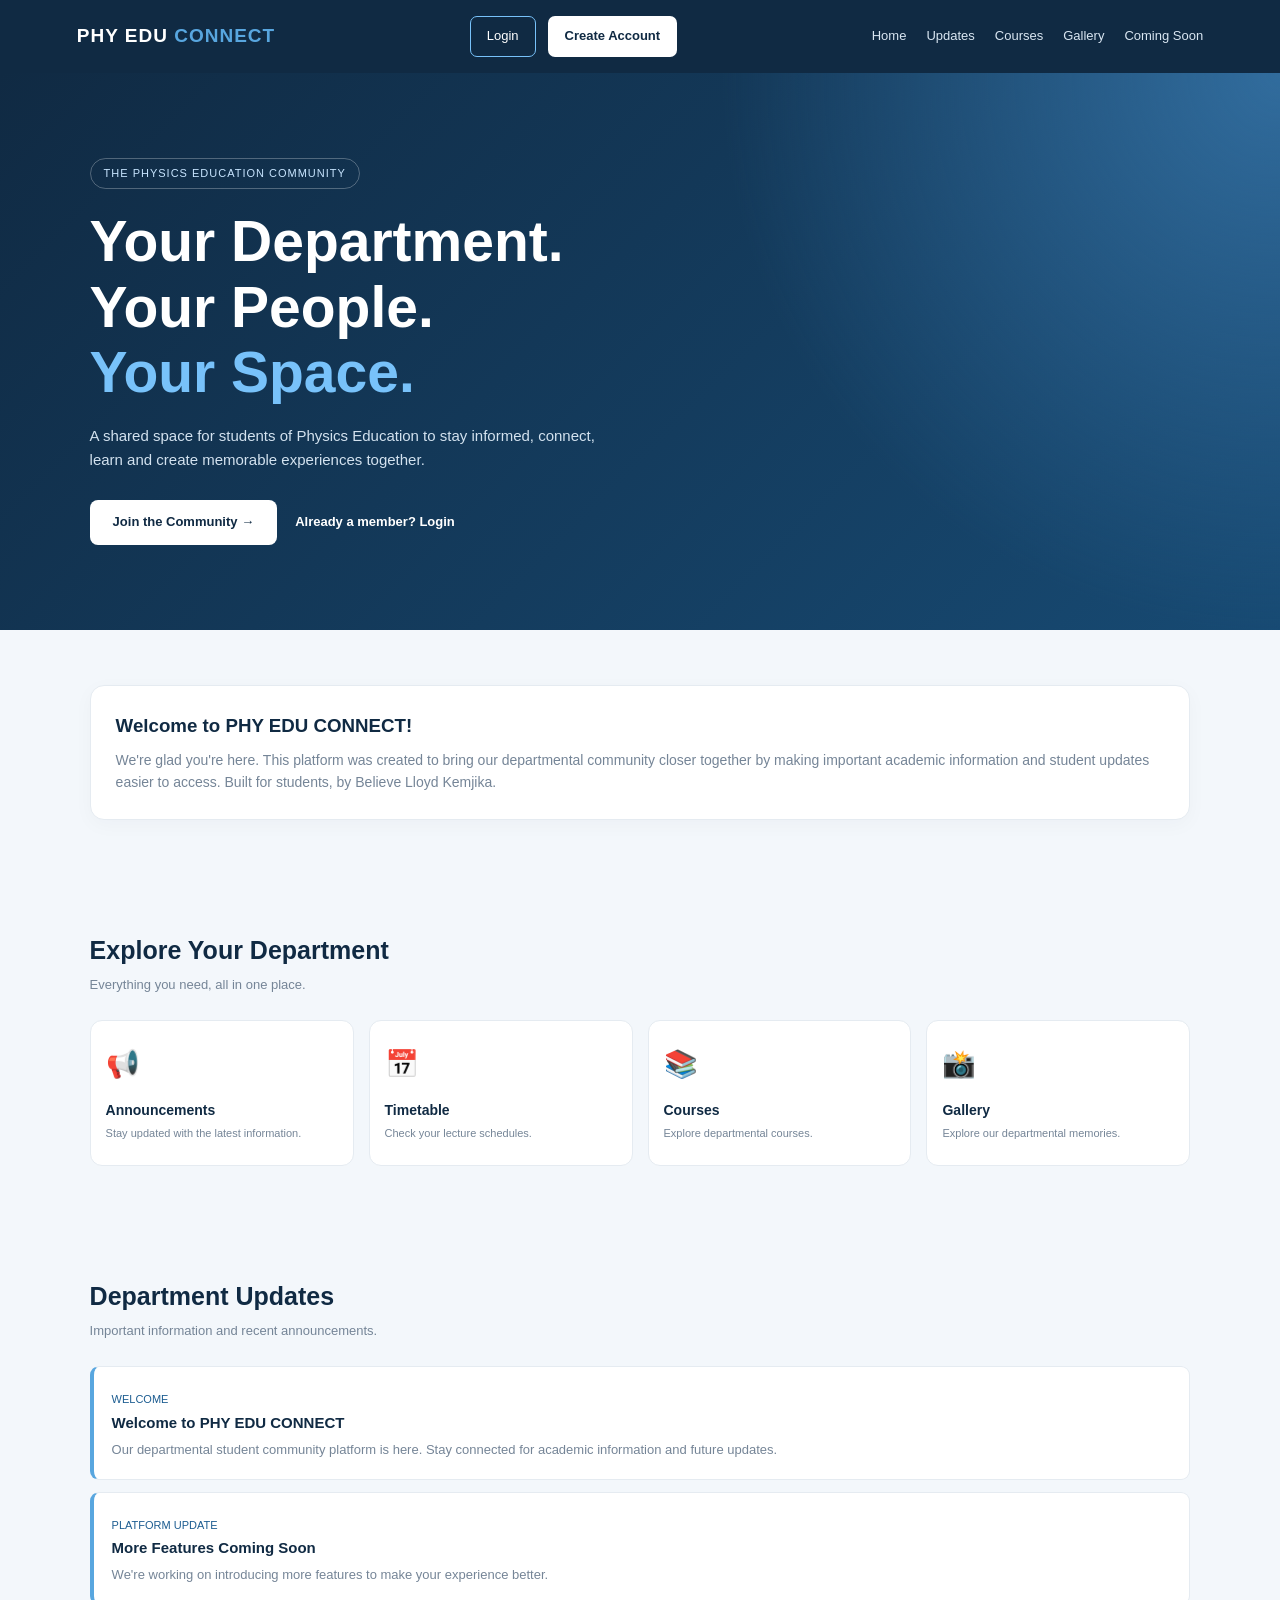
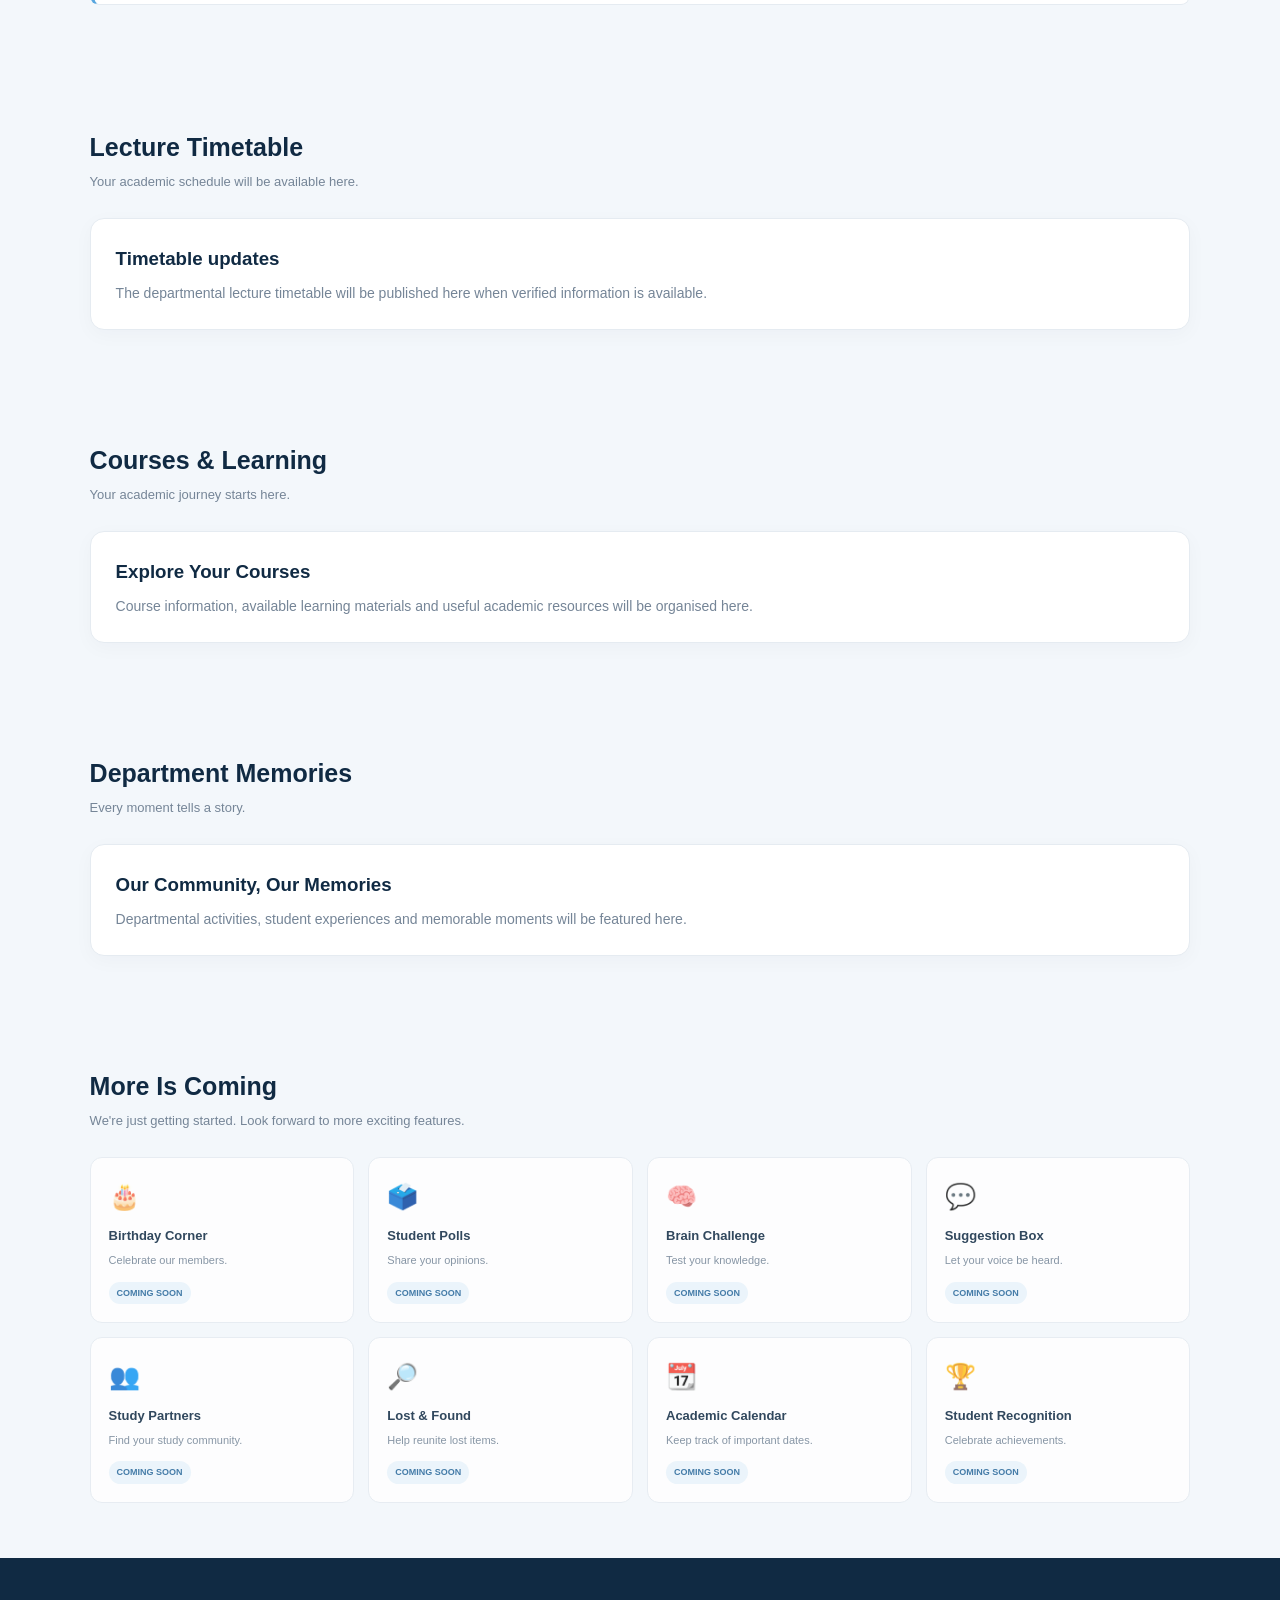
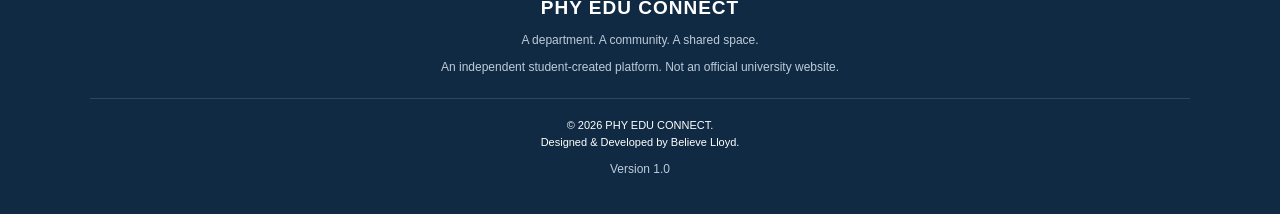
<file: index.html>
<!DOCTYPE html>
<html lang="en">
<head>
    <meta charset="UTF-8">
    <meta name="viewport" content="width=device-width, initial-scale=1.0">

    <meta name="theme-color" content="#102a43">
    <meta name="description" content="PHY EDU CONNECT - Your Physics Education student community.">

    <title>PHY EDU CONNECT | Student Community</title>

    <style>

        :root {
            --primary: #102a43;
            --secondary: #1d5d91;
            --accent: #58a6df;
            --light: #f3f7fb;
            --white: #ffffff;
            --text: #263746;
            --muted: #758597;
            --border: #e5ebf1;
        }

        * {
            margin: 0;
            padding: 0;
            box-sizing: border-box;
        }

        html {
            scroll-behavior: smooth;
            scroll-padding-top: 85px;
        }

        body {
            font-family: -apple-system, BlinkMacSystemFont,
                         "Segoe UI", sans-serif;
            background: var(--light);
            color: var(--text);
            line-height: 1.6;
        }

        a {
            text-decoration: none;
            color: inherit;
        }

        button {
            font: inherit;
            cursor: pointer;
        }

        /* HEADER */

        header {
            background: var(--primary);
            color: var(--white);
            padding: 16px 6%;
            display: flex;
            align-items: center;
            justify-content: space-between;
            gap: 20px;
            position: sticky;
            top: 0;
            z-index: 100;
        }

        .logo {
            font-size: 19px;
            font-weight: 800;
            letter-spacing: 1px;
            white-space: nowrap;
        }

        .logo span {
            color: var(--accent);
        }

        /* AUTHENTICATION BUTTONS */

        #ok {
            display: flex;
            align-items: center;
            gap: 12px;
            font-size: 13px;
            flex-shrink: 0;
        }

        .login-link {
            color: white;
            padding: 9px 16px;
            border: 1px solid #78c2fa;
            border-radius: 7px;
            transition: .3s;
        }

        .login-link:hover {
            background: #ffffff15;
        }

        .signup-link {
            background: white;
            color: var(--primary);
            padding: 10px 17px;
            border-radius: 7px;
            font-weight: 700;
            transition: .3s;
        }

        .signup-link:hover {
            background: #cce8ff;
            transform: translateY(-2px);
        }

        /* NAVIGATION */

        nav {
            display: flex;
            gap: 20px;
            align-items: center;
        }

        nav a {
            font-size: 13px;
            color: #d9e6f2;
            transition: .3s;
        }

        nav a:hover {
            color: var(--accent);
        }

        .menu-btn {
            display: none;
            background: transparent;
            border: none;
            color: white;
            font-size: 25px;
        }

        /* HERO */

        .hero {
            background:
                radial-gradient(
                    circle at top right,
                    #316c9d 0%,
                    transparent 40%
                ),
                linear-gradient(
                    135deg,
                    #102a43,
                    #174a73
                );

            color: white;
            padding: 85px 7%;
            min-height: 400px;
            display: flex;
            align-items: center;
        }

        .hero-content {
            max-width: 700px;
        }

        .tag {
            display: inline-block;
            padding: 6px 13px;
            border: 1px solid #ffffff45;
            border-radius: 30px;
            color: #c8e5ff;
            font-size: 11px;
            letter-spacing: 1px;
            margin-bottom: 20px;
        }

        .hero h1 {
            font-size: clamp(35px, 6vw, 57px);
            line-height: 1.15;
            margin-bottom: 18px;
        }

        .hero h1 span {
            color: #78c2fa;
        }

        .hero p {
            color: #d3e2ef;
            max-width: 520px;
            font-size: 15px;
            margin-bottom: 28px;
        }

        /* HERO ACTIONS */

        .hero-actions {
            display: flex;
            align-items: center;
            gap: 18px;
            flex-wrap: wrap;
        }

        .hero-btn {
            display: inline-block;
            background: white;
            color: var(--primary);
            padding: 12px 23px;
            border-radius: 8px;
            font-weight: 700;
            font-size: 13px;
            transition: .3s;
        }

        .hero-btn:hover {
            background: #cce8ff;
            transform: translateY(-2px);
        }

        .hero-login {
            color: white;
            font-size: 13px;
            font-weight: 600;
            transition: .3s;
        }

        .hero-login:hover {
            color: #78c2fa;
        }

        /* GENERAL SECTIONS */

        section {
            padding: 55px 7%;
        }

        .section-heading {
            margin-bottom: 25px;
        }

        .section-heading h2 {
            font-size: 25px;
            color: var(--primary);
        }

        .section-heading p {
            color: var(--muted);
            font-size: 13px;
            margin-top: 5px;
        }

        /* WELCOME CARD */

        .welcome-card {
            background: white;
            padding: 25px;
            border-radius: 14px;
            border: 1px solid var(--border);
            box-shadow: 0 5px 20px #102a4308;
        }

        .welcome-card h3 {
            color: var(--primary);
            margin-bottom: 8px;
        }

        .welcome-card p {
            font-size: 14px;
            color: var(--muted);
        }

        /* QUICK LINKS */

        .quick-grid {
            display: grid;
            grid-template-columns: repeat(4, 1fr);
            gap: 15px;
        }

        .quick-card {
            background: white;
            padding: 22px 15px;
            border: 1px solid var(--border);
            border-radius: 12px;
            transition: .3s;
        }

        .quick-card:hover {
            transform: translateY(-4px);
            border-color: var(--accent);
            box-shadow: 0 8px 20px #102a4310;
        }

        .quick-icon {
            font-size: 27px;
            margin-bottom: 12px;
        }

        .quick-card h3 {
            color: var(--primary);
            font-size: 14px;
        }

        .quick-card p {
            font-size: 11px;
            color: var(--muted);
            margin-top: 4px;
        }

        /* ANNOUNCEMENTS */

        .announcement {
            background: white;
            border: 1px solid var(--border);
            border-left: 4px solid var(--accent);
            padding: 18px;
            border-radius: 9px;
            margin-bottom: 12px;
        }

        .announcement h3 {
            color: var(--primary);
            font-size: 15px;
        }

        .announcement p {
            font-size: 13px;
            color: var(--muted);
            margin-top: 5px;
        }

        .announcement small {
            color: var(--secondary);
            font-size: 11px;
        }

        /* COMING SOON */

        .coming-grid {
            display: grid;
            grid-template-columns: repeat(4, 1fr);
            gap: 14px;
        }

        .coming-card {
            background: white;
            border: 1px solid var(--border);
            border-radius: 12px;
            padding: 18px;
            position: relative;
            opacity: .85;
        }

        .coming-card .icon {
            font-size: 25px;
            margin-bottom: 10px;
        }

        .coming-card h3 {
            color: var(--primary);
            font-size: 13px;
        }

        .coming-card p {
            color: var(--muted);
            font-size: 11px;
            margin-top: 5px;
        }

        .coming-label {
            display: inline-block;
            background: #eaf4fc;
            color: #27679a;
            font-size: 9px;
            font-weight: 800;
            padding: 4px 8px;
            border-radius: 20px;
            margin-top: 12px;
        }

        /* FOOTER */

        footer {
            background: var(--primary);
            color: white;
            padding: 35px 7%;
            text-align: center;
        }

        footer h3 {
            font-size: 19px;
            letter-spacing: 1px;
        }

        footer p {
            color: #bdccda;
            font-size: 12px;
            margin-top: 8px;
        }

        .footer-credit {
            margin-top: 20px;
            padding-top: 18px;
            border-top: 1px solid #ffffff20;
            font-size: 11px;
        }

        /* TABLET */

        @media (max-width: 1000px) and (min-width: 701px) {

            header {
                flex-wrap: wrap;
            }

            nav {
                width: 100%;
                justify-content: center;
                padding-top: 8px;
            }

            .quick-grid,
            .coming-grid {
                grid-template-columns: repeat(2, 1fr);
            }
        }

        /* MOBILE */

        @media (max-width: 700px) {

            html {
                scroll-padding-top: 20px;
            }

            header {
                padding: 15px 5%;
                flex-wrap: wrap;
                gap: 12px;
            }

            .logo {
                font-size: 18px;
                order: 1;
            }

            .menu-btn {
                display: block;
                order: 2;
                margin-left: auto;
            }

            #ok {
                order: 3;
                width: 100%;
                margin-top: 5px;
                justify-content: space-between;
            }

            #ok a {
                text-align: center;
                flex: 1;
            }

            nav {
                display: none;
                position: static;
                order: 4;
                width: 100%;
                background: var(--primary);
                flex-direction: column;
                padding: 15px 5px;
                gap: 18px;
                align-items: flex-start;
                border-top: 1px solid #ffffff20;
            }

            nav.active {
                display: flex;
            }

            .hero {
                padding: 65px 6%;
                min-height: 360px;
            }

            .hero-actions {
                align-items: flex-start;
                flex-direction: column;
                gap: 16px;
            }

            section {
                padding: 42px 6%;
            }

            .quick-grid,
            .coming-grid {
                grid-template-columns: repeat(2, 1fr);
            }

            .section-heading h2 {
                font-size: 22px;
            }
        }

        /* SMALL PHONES */

        @media (max-width: 360px) {

            .logo {
                font-size: 16px;
            }

            .login-link,
            .signup-link {
                padding: 9px 10px;
                font-size: 12px;
            }

            .quick-grid,
            .coming-grid {
                grid-template-columns: 1fr;
            }
        }

        /* ACCESSIBILITY */

        a:focus-visible,
        button:focus-visible {
            outline: 3px solid var(--accent);
            outline-offset: 4px;
        }

        @media (prefers-reduced-motion: reduce) {
            html {
                scroll-behavior: auto;
            }

            *,
            *::before,
            *::after {
                transition-duration: 0.01ms !important;
            }
        }

    </style>
</head>

<body>

    <!-- HEADER -->

    <header>

        <a href="index.html" class="logo">
            PHY EDU <span>CONNECT</span>
        </a>

        <!-- AUTHENTICATION -->

        <div id="ok">

            <a href="login.html" class="login-link">
                Login
            </a>

            <a href="signup.html" class="signup-link">
                Create Account
            </a>

        </div>

        <!-- MOBILE MENU BUTTON -->

        <button
            class="menu-btn"
            id="menuBtn"
            aria-label="Open navigation"
            aria-expanded="false"
            aria-controls="navigation"
            type="button"
        >
            ☰
        </button>

        <!-- NAVIGATION -->

        <nav id="navigation">

            <a href="#home">Home</a>
            <a href="#updates">Updates</a>
            <a href="#courses">Courses</a>
            <a href="#gallery">Gallery</a>
            <a href="#coming">Coming Soon</a>

        </nav>

    </header>

    <!-- MAIN CONTENT -->

    <main>

        <!-- HERO -->

        <section class="hero" id="home">

            <div class="hero-content">

                <span class="tag">
                    THE PHYSICS EDUCATION COMMUNITY
                </span>

                <h1>
                    Your Department.<br>
                    Your People.<br>
                    <span>Your Space.</span>
                </h1>

                <p>
                    A shared space for students of Physics Education
                    to stay informed, connect, learn and create
                    memorable experiences together.
                </p>

                <div class="hero-actions">

                    <a href="signup.html" class="hero-btn">
                        Join the Community →
                    </a>

                    <a href="login.html" class="hero-login">
                        Already a member? Login
                    </a>

                </div>

            </div>

        </section>

        <!-- WELCOME -->

        <section>

            <div class="welcome-card">

                <h3>Welcome to PHY EDU CONNECT!</h3>

                <p>
                    We're glad you're here. This platform was
                    created to bring our departmental community
                    closer together by making important academic
                    information and student updates easier to access.

                    Built for students, by Believe Lloyd Kemjika.
                </p>

            </div>

        </section>

        <!-- QUICK ACCESS -->

        <section id="explore">

            <div class="section-heading">

                <h2>Explore Your Department</h2>

                <p>
                    Everything you need, all in one place.
                </p>

            </div>

            <div class="quick-grid">

                <a href="#updates" class="quick-card">

                    <div class="quick-icon">📢</div>

                    <h3>Announcements</h3>

                    <p>
                        Stay updated with the latest information.
                    </p>

                </a>

                <a href="#timetable" class="quick-card">

                    <div class="quick-icon">📅</div>

                    <h3>Timetable</h3>

                    <p>
                        Check your lecture schedules.
                    </p>

                </a>

                <a href="#courses" class="quick-card">

                    <div class="quick-icon">📚</div>

                    <h3>Courses</h3>

                    <p>
                        Explore departmental courses.
                    </p>

                </a>

                <a href="#gallery" class="quick-card">

                    <div class="quick-icon">📸</div>

                    <h3>Gallery</h3>

                    <p>
                        Explore our departmental memories.
                    </p>

                </a>

            </div>

        </section>

        <!-- ANNOUNCEMENTS -->

        <section id="updates">

            <div class="section-heading">

                <h2>Department Updates</h2>

                <p>
                    Important information and recent announcements.
                </p>

            </div>

            <div class="announcement">

                <small>WELCOME</small>

                <h3>Welcome to PHY EDU CONNECT</h3>

                <p>
                    Our departmental student community platform
                    is here. Stay connected for academic information
                    and future updates.
                </p>

            </div>

            <div class="announcement">

                <small>PLATFORM UPDATE</small>

                <h3>More Features Coming Soon</h3>

                <p>
                    We're working on introducing more features
                    to make your experience better.
                </p>

            </div>

        </section>

        <!-- TIMETABLE -->

        <section id="timetable">

            <div class="section-heading">

                <h2>Lecture Timetable</h2>

                <p>
                    Your academic schedule will be available here.
                </p>

            </div>

            <div class="welcome-card">

                <h3>Timetable updates</h3>

                <p>
                    The departmental lecture timetable will be
                    published here when verified information
                    is available.
                </p>

            </div>

        </section>

        <!-- COURSES -->

        <section id="courses">

            <div class="section-heading">

                <h2>Courses & Learning</h2>

                <p>
                    Your academic journey starts here.
                </p>

            </div>

            <div class="welcome-card">

                <h3>Explore Your Courses</h3>

                <p>
                    Course information, available learning
                    materials and useful academic resources
                    will be organised here.
                </p>

            </div>

        </section>

        <!-- GALLERY -->

        <section id="gallery">

            <div class="section-heading">

                <h2>Department Memories</h2>

                <p>
                    Every moment tells a story.
                </p>

            </div>

            <div class="welcome-card">

                <h3>Our Community, Our Memories</h3>

                <p>
                    Departmental activities, student experiences
                    and memorable moments will be featured here.
                </p>

            </div>

        </section>

        <!-- COMING SOON -->

        <section id="coming">

            <div class="section-heading">

                <h2>More Is Coming</h2>

                <p>
                    We're just getting started. Look forward
                    to more exciting features.
                </p>

            </div>

            <div class="coming-grid">

                <div class="coming-card">

                    <div class="icon">🎂</div>

                    <h3>Birthday Corner</h3>

                    <p>Celebrate our members.</p>

                    <span class="coming-label">COMING SOON</span>

                </div>

                <div class="coming-card">

                    <div class="icon">🗳️</div>

                    <h3>Student Polls</h3>

                    <p>Share your opinions.</p>

                    <span class="coming-label">COMING SOON</span>

                </div>

                <div class="coming-card">

                    <div class="icon">🧠</div>

                    <h3>Brain Challenge</h3>

                    <p>Test your knowledge.</p>

                    <span class="coming-label">COMING SOON</span>

                </div>

                <div class="coming-card">

                    <div class="icon">💬</div>

                    <h3>Suggestion Box</h3>

                    <p>Let your voice be heard.</p>

                    <span class="coming-label">COMING SOON</span>

                </div>

                <div class="coming-card">

                    <div class="icon">👥</div>

                    <h3>Study Partners</h3>

                    <p>Find your study community.</p>

                    <span class="coming-label">COMING SOON</span>

                </div>

                <div class="coming-card">

                    <div class="icon">🔎</div>

                    <h3>Lost & Found</h3>

                    <p>Help reunite lost items.</p>

                    <span class="coming-label">COMING SOON</span>

                </div>

                <div class="coming-card">

                    <div class="icon">📆</div>

                    <h3>Academic Calendar</h3>

                    <p>Keep track of important dates.</p>

                    <span class="coming-label">COMING SOON</span>

                </div>

                <div class="coming-card">

                    <div class="icon">🏆</div>

                    <h3>Student Recognition</h3>

                    <p>Celebrate achievements.</p>

                    <span class="coming-label">COMING SOON</span>

                </div>

            </div>

        </section>

    </main>

    <!-- FOOTER -->

    <footer>

        <h3>PHY EDU CONNECT</h3>

        <p>
            A department. A community. A shared space.
        </p>

        <p>
            An independent student-created platform.
            Not an official university website.
        </p>

        <div class="footer-credit">

            © 2026 PHY EDU CONNECT.<br>

            Designed & Developed by Believe Lloyd.

            <p>Version 1.0</p>

        </div>

    </footer>

    <!-- JAVASCRIPT -->

    <script>

        const menuBtn = document.getElementById("menuBtn");

        const navigation = document.getElementById("navigation");

        // MOBILE NAVIGATION TOGGLE

        menuBtn.addEventListener("click", function () {

            navigation.classList.toggle("active");

            const isOpen = navigation.classList.contains("active");

            menuBtn.setAttribute("aria-expanded", isOpen);

            menuBtn.setAttribute(
                "aria-label",
                isOpen ? "Close navigation" : "Open navigation"
            );

            menuBtn.innerHTML = isOpen ? "✕" : "☰";

        });

        // CLOSE MENU AFTER SELECTING A LINK

        document.querySelectorAll("#navigation a").forEach(link => {

            link.addEventListener("click", function () {

                navigation.classList.remove("active");

                menuBtn.setAttribute("aria-expanded", "false");

                menuBtn.setAttribute("aria-label", "Open navigation");

                menuBtn.innerHTML = "☰";

            });

        });

        // CLOSE MENU WHEN SCREEN RESIZES TO DESKTOP

        window.addEventListener("resize", function () {

            if (window.innerWidth > 700) {

                navigation.classList.remove("active");

                menuBtn.setAttribute("aria-expanded", "false");

                menuBtn.setAttribute("aria-label", "Open navigation");

                menuBtn.innerHTML = "☰";

            }

        });

    </script>

</body>
</html>
</file>
